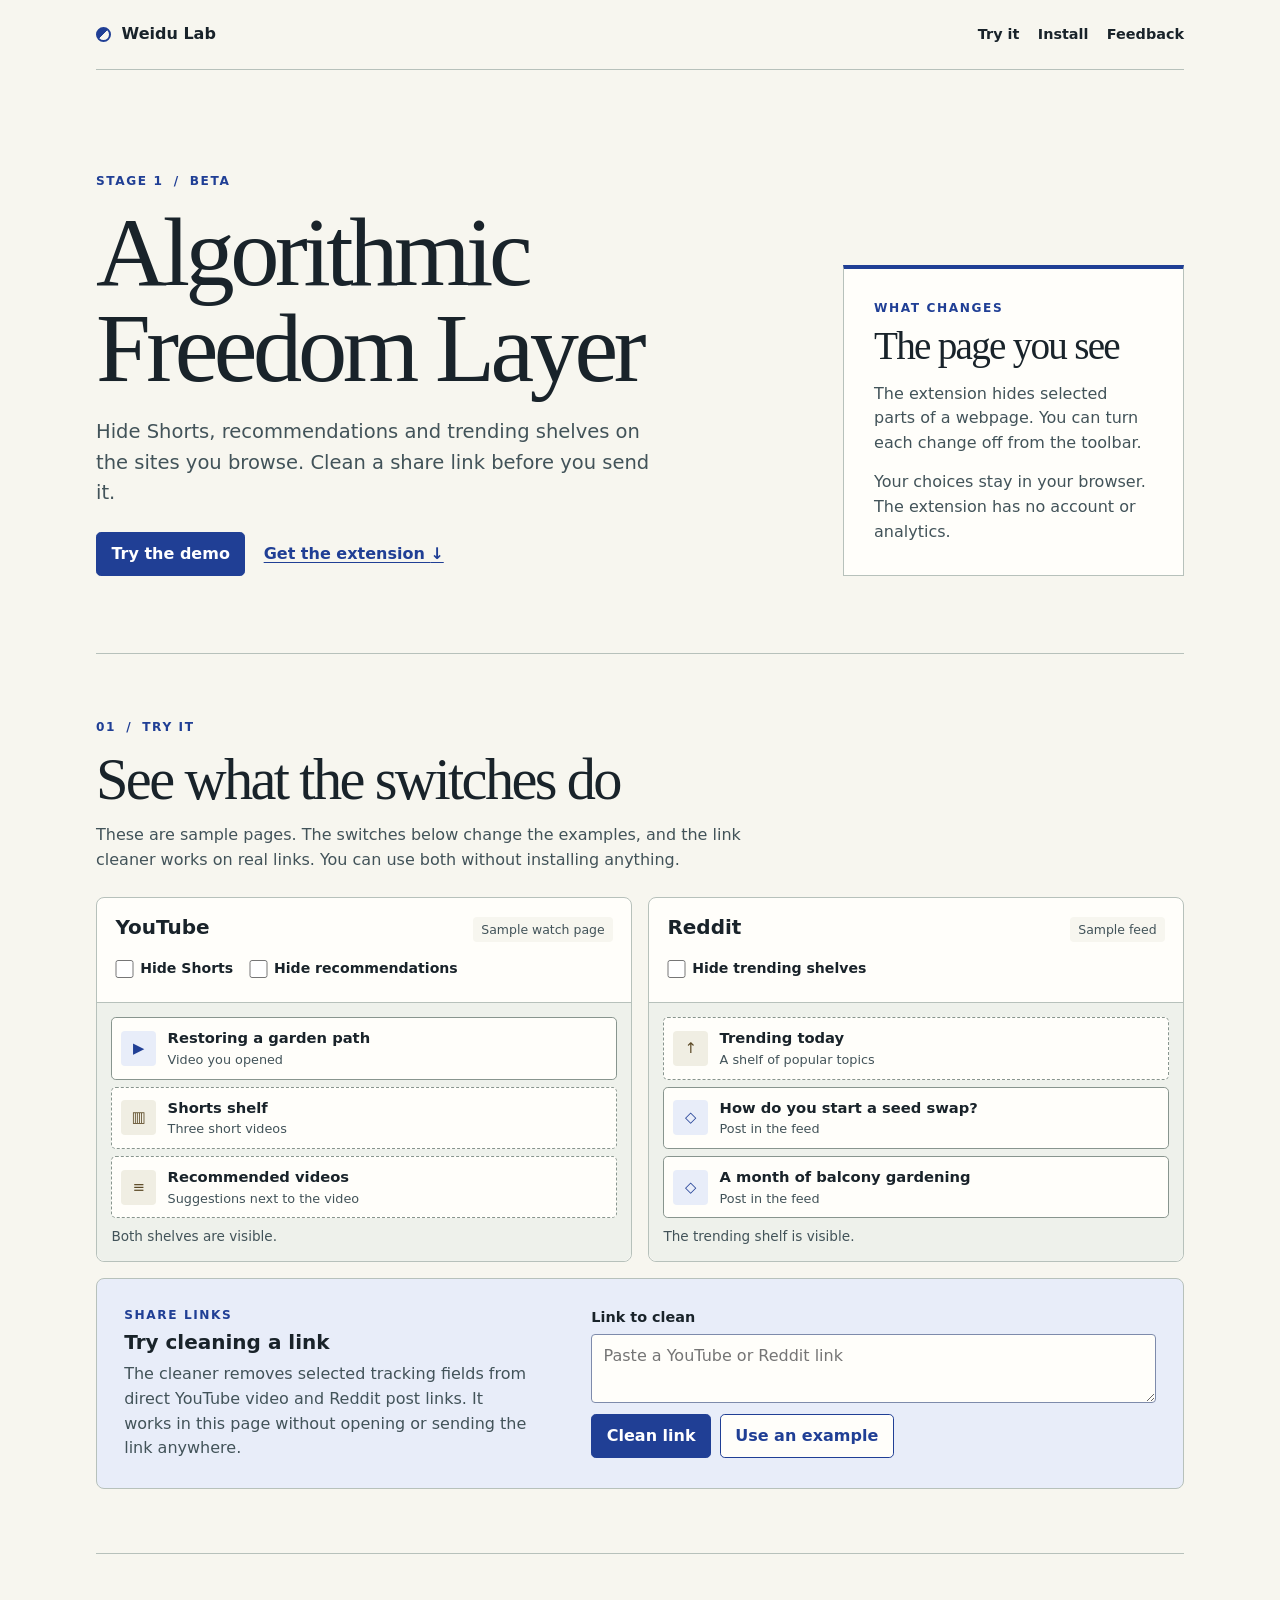
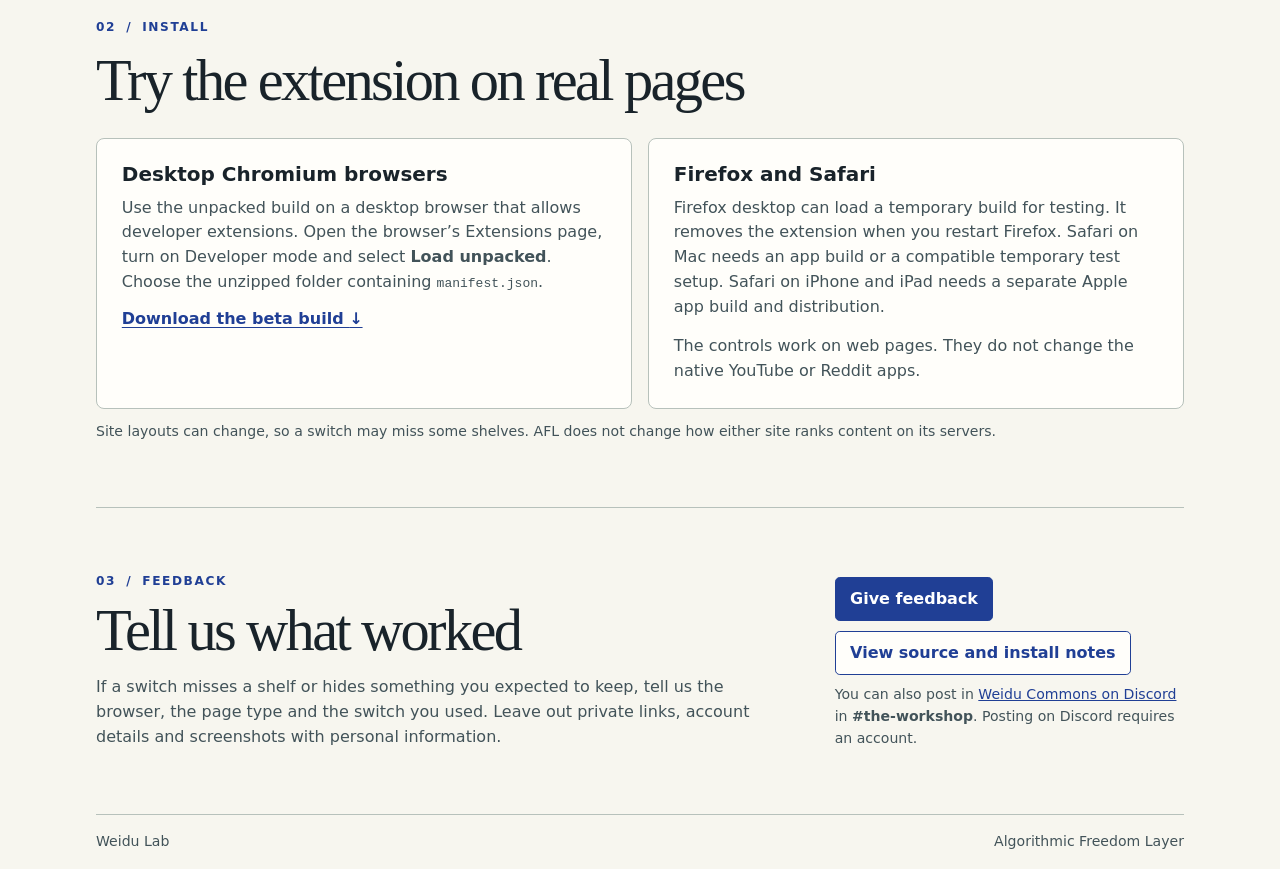
<file: docs/index.html>
<!doctype html>
<html lang="en">
<head>
  <meta charset="utf-8">
  <meta name="viewport" content="width=device-width, initial-scale=1">
  <meta name="description" content="Try the Weidu Lab browser extension for hiding parts of YouTube and Reddit and cleaning share links.">
  <meta http-equiv="Content-Security-Policy" content="default-src 'none'; script-src 'self'; style-src 'self'; base-uri 'none'; form-action 'none'">
  <meta name="referrer" content="no-referrer">
  <title>Algorithmic Freedom Layer | Weidu Lab</title>
  <link rel="stylesheet" href="style.css">
  <script defer src="clean-link.js"></script>
  <script defer src="release-links.js"></script>
  <script defer src="demo.js"></script>
</head>
<body>
  <a class="skip" href="#main">Skip to main content</a>
  <header class="masthead wrap">
    <a class="wordmark" href="#main"><span class="mark" aria-hidden="true"></span> Weidu Lab</a>
    <nav aria-label="Page sections">
      <a href="#try">Try it</a>
      <a href="#install">Install</a>
      <a href="#feedback">Feedback</a>
    </nav>
  </header>

  <main class="wrap" id="main" tabindex="-1">
    <section class="hero" aria-labelledby="title">
      <div class="intro">
        <p class="eyebrow">Stage 1 <span aria-hidden="true">/</span> Beta</p>
        <h1 id="title">Algorithmic<br>Freedom Layer</h1>
        <p class="lead">Hide Shorts, recommendations and trending shelves on the sites you browse. Clean a share link before you send it.</p>
        <div class="actions">
          <a class="button primary" href="#try">Try the demo</a>
          <a class="text-link" href="#install">Get the extension <span aria-hidden="true">↓</span></a>
        </div>
      </div>
      <aside class="hero-note" aria-labelledby="scope-title">
        <p class="eyebrow">What changes</p>
        <h2 id="scope-title">The page you see</h2>
        <p>The extension hides selected parts of a webpage. You can turn each change off from the toolbar.</p>
        <p>Your choices stay in your browser. The extension has no account or analytics.</p>
      </aside>
    </section>

    <section class="section" id="try" aria-labelledby="try-title">
      <header class="section-header">
        <p class="eyebrow">01 <span aria-hidden="true">/</span> Try it</p>
        <h2 id="try-title">See what the switches do</h2>
        <p>These are sample pages. The switches below change the examples, and the link cleaner works on real links. You can use both without installing anything.</p>
      </header>

      <noscript><p class="notice">Turn on JavaScript to use the switches and link cleaner.</p></noscript>
      <div class="samples">
        <section class="sample" aria-labelledby="youtube-title">
          <header class="sample-header">
            <h3 id="youtube-title">YouTube</h3>
            <span class="badge">Sample watch page</span>
          </header>
          <fieldset class="switches">
            <legend class="sr-only">YouTube sample controls</legend>
            <label class="switch">
              <input type="checkbox" data-hides="sample-shorts" disabled>
              <span>Hide Shorts</span>
            </label>
            <label class="switch">
              <input type="checkbox" data-hides="sample-recommendations" disabled>
              <span>Hide recommendations</span>
            </label>
          </fieldset>
          <div class="sample-screen">
            <div class="example keep">
              <span class="glyph" aria-hidden="true">▶</span>
              <div><strong>Restoring a garden path</strong><span>Video you opened</span></div>
            </div>
            <div class="example" id="sample-shorts">
              <span class="glyph" aria-hidden="true">▥</span>
              <div><strong>Shorts shelf</strong><span>Three short videos</span></div>
            </div>
            <div class="example" id="sample-recommendations">
              <span class="glyph" aria-hidden="true">≡</span>
              <div><strong>Recommended videos</strong><span>Suggestions next to the video</span></div>
            </div>
            <p class="screen-status" id="youtube-status" role="status">Both shelves are visible.</p>
          </div>
        </section>

        <section class="sample" aria-labelledby="reddit-title">
          <header class="sample-header">
            <h3 id="reddit-title">Reddit</h3>
            <span class="badge">Sample feed</span>
          </header>
          <fieldset class="switches">
            <legend class="sr-only">Reddit sample controls</legend>
            <label class="switch">
              <input type="checkbox" data-hides="sample-trending" disabled>
              <span>Hide trending shelves</span>
            </label>
          </fieldset>
          <div class="sample-screen">
            <div class="example" id="sample-trending">
              <span class="glyph" aria-hidden="true">↑</span>
              <div><strong>Trending today</strong><span>A shelf of popular topics</span></div>
            </div>
            <div class="example keep">
              <span class="glyph" aria-hidden="true">◇</span>
              <div><strong>How do you start a seed swap?</strong><span>Post in the feed</span></div>
            </div>
            <div class="example keep">
              <span class="glyph" aria-hidden="true">◇</span>
              <div><strong>A month of balcony gardening</strong><span>Post in the feed</span></div>
            </div>
            <p class="screen-status" id="reddit-status" role="status">The trending shelf is visible.</p>
          </div>
        </section>
      </div>

      <section class="cleaner" aria-labelledby="cleaner-title">
        <div class="cleaner-intro">
          <p class="eyebrow">Share links</p>
          <h3 id="cleaner-title">Try cleaning a link</h3>
          <p>The cleaner removes selected tracking fields from direct YouTube video and Reddit post links. It works in this page without opening or sending the link anywhere.</p>
        </div>
        <div>
          <form id="cleaner" autocomplete="off">
            <label for="original-link">Link to clean</label>
            <textarea id="original-link" rows="2" placeholder="Paste a YouTube or Reddit link" spellcheck="false" autocapitalize="off" autocorrect="off" disabled></textarea>
            <div class="actions compact">
              <button class="button primary" type="submit" id="clean-submit" disabled>Clean link</button>
              <button class="button secondary" type="button" id="example-link" disabled>Use an example</button>
            </div>
          </form>
          <div id="cleaned-result" hidden>
            <label for="cleaned-link">Link to copy</label>
            <textarea id="cleaned-link" rows="2" readonly spellcheck="false"></textarea>
            <button class="button secondary" type="button" id="copy-link">Copy link</button>
          </div>
          <p class="screen-status" id="link-status" role="status"></p>
        </div>
      </section>
    </section>

    <section class="section" id="install" aria-labelledby="install-title">
      <header class="section-header">
        <p class="eyebrow">02 <span aria-hidden="true">/</span> Install</p>
        <h2 id="install-title">Try the extension on real pages</h2>
      </header>
      <div class="install-grid">
        <section class="panel" aria-labelledby="chromium-title">
          <h3 id="chromium-title">Desktop Chromium browsers</h3>
          <p>Use the unpacked build on a desktop browser that allows developer extensions. Open the browser’s Extensions page, turn on Developer mode and select <strong>Load unpacked</strong>. Choose the unzipped folder containing <code>manifest.json</code>.</p>
          <a class="text-link" id="download-link" hidden>Download the beta build <span aria-hidden="true">↓</span></a>
          <p id="download-pending" class="small">The download link will appear here when a release is available.</p>
        </section>
        <section class="panel" aria-labelledby="other-title">
          <h3 id="other-title">Firefox and Safari</h3>
          <p>Firefox desktop can load a temporary build for testing. It removes the extension when you restart Firefox. Safari on Mac needs an app build or a compatible temporary test setup. Safari on iPhone and iPad needs a separate Apple app build and distribution.</p>
          <p>The controls work on web pages. They do not change the native YouTube or Reddit apps.</p>
        </section>
      </div>
      <p class="small install-note">Site layouts can change, so a switch may miss some shelves. AFL does not change how either site ranks content on its servers.</p>
    </section>

    <section class="section feedback" id="feedback" aria-labelledby="feedback-title">
      <div>
        <p class="eyebrow">03 <span aria-hidden="true">/</span> Feedback</p>
        <h2 id="feedback-title">Tell us what worked</h2>
        <p>If a switch misses a shelf or hides something you expected to keep, tell us the browser, the page type and the switch you used. Leave out private links, account details and screenshots with personal information.</p>
      </div>
      <div class="feedback-links">
        <a class="button primary" id="feedback-link" hidden>Give feedback</a>
        <a class="button secondary" id="source-link" hidden>View source and install notes</a>
        <p class="small" id="feedback-pending" hidden>The GitHub issue tracker is pending.</p>
        <p class="small">You can also post in <a href="https://discord.gg/vQN7M84crF">Weidu Commons on Discord</a> in <strong>#the-workshop</strong>. Posting on Discord requires an account.</p>
        <p class="small" id="source-pending">The repository link will appear here when it is available.</p>
      </div>
    </section>
  </main>

  <footer class="footer wrap">
    <span>Weidu Lab</span>
    <span>Algorithmic Freedom Layer</span>
  </footer>
</body>
</html>
</file>
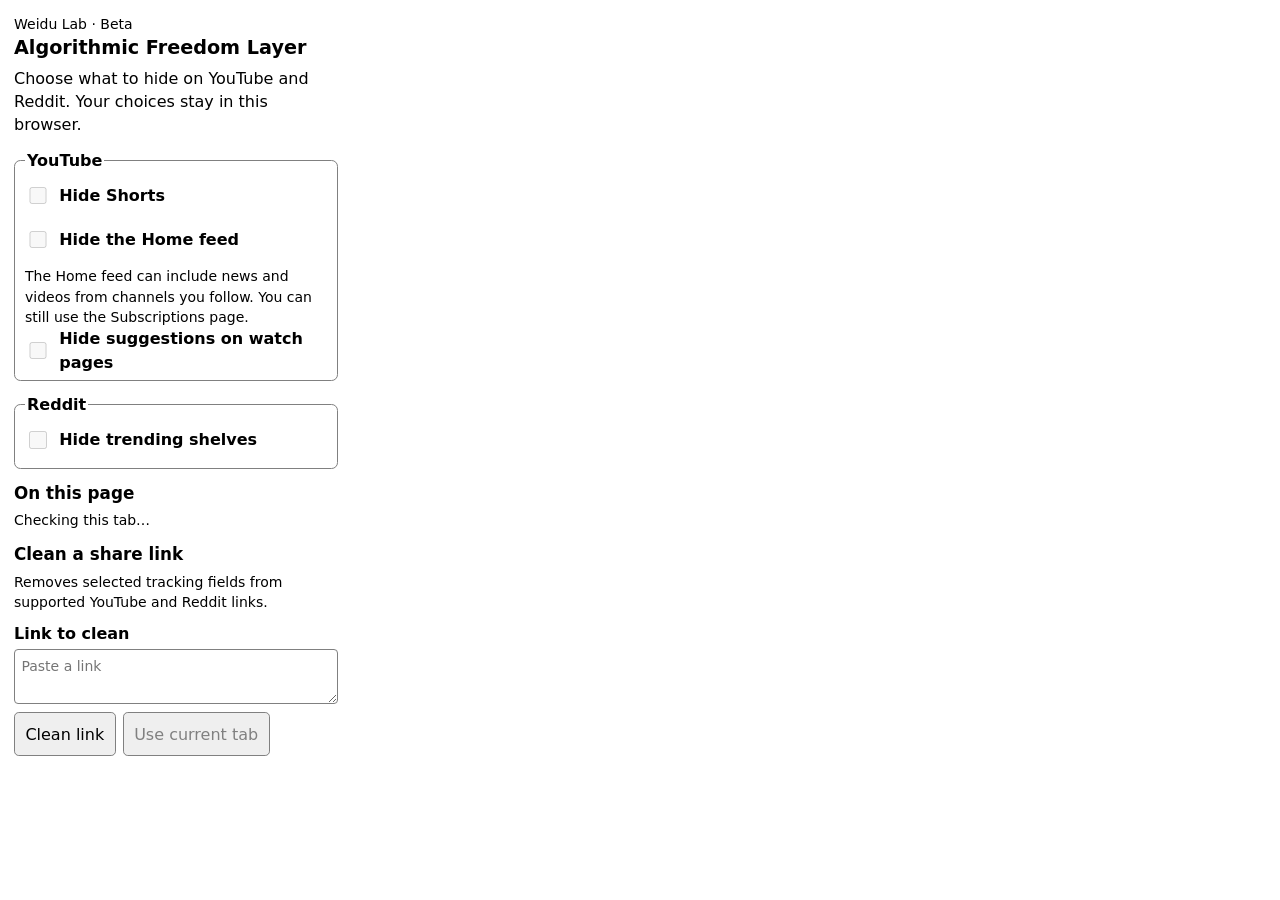
<file: extension/popup.html>
<!doctype html>
<html lang="en">
<head>
  <meta charset="utf-8">
  <meta name="viewport" content="width=device-width, initial-scale=1">
  <title>Algorithmic Freedom Layer</title>
  <link rel="stylesheet" href="popup.css">
  <script src="settings.js" defer></script>
  <script src="clean-link.js" defer></script>
  <script src="reddit-feed.js" defer></script>
  <script src="popup.js" defer></script>
</head>
<body>
  <main>
    <header>
      <p class="brand">Weidu Lab · Beta</p>
      <h1>Algorithmic Freedom Layer</h1>
      <p>Choose what to hide on YouTube and Reddit. Your choices stay in this browser.</p>
    </header>

    <fieldset>
      <legend>YouTube</legend>
      <label class="choice">
        <input type="checkbox" id="youtubeShorts" disabled>
        <span>Hide Shorts</span>
      </label>
      <label class="choice">
        <input type="checkbox" id="youtubeHome" aria-describedby="youtube-home-note" disabled>
        <span>Hide the Home feed</span>
      </label>
      <p class="note" id="youtube-home-note">The Home feed can include news and videos from channels you follow. You can still use the Subscriptions page.</p>
      <label class="choice">
        <input type="checkbox" id="youtubeWatchRecommendations" disabled>
        <span>Hide suggestions on watch pages</span>
      </label>
    </fieldset>

    <fieldset>
      <legend>Reddit</legend>
      <label class="choice">
        <input type="checkbox" id="redditTrending" disabled>
        <span>Hide trending shelves</span>
      </label>
      <p class="note" id="reddit-new-feed" hidden>
        <a id="reddit-new-link" target="_blank" rel="noopener noreferrer">Open Reddit’s New feed</a>
        <span id="reddit-new-current" hidden>You’re on this community’s New feed.</span>
        <span>Reddit sorts this community’s posts newest first.</span>
      </p>
    </fieldset>

    <p class="status" id="settings-status" role="status"></p>

    <section aria-labelledby="page-status-title">
      <h2 id="page-status-title">On this page</h2>
      <div class="status" role="status">
        <p id="page-status-message">Checking this tab…</p>
        <ul id="page-status-list" role="list" hidden>
          <li id="page-youtubeShorts" hidden><strong>Shorts</strong> <span id="state-youtubeShorts"></span></li>
          <li id="page-youtubeHome" hidden><strong>Home feed</strong> <span id="state-youtubeHome"></span></li>
          <li id="page-youtubeWatchRecommendations" hidden><strong>Watch suggestions</strong> <span id="state-youtubeWatchRecommendations"></span></li>
          <li id="page-redditTrending" hidden><strong>Trending shelves</strong> <span id="state-redditTrending"></span></li>
        </ul>
      </div>
    </section>

    <section aria-labelledby="cleaner-title">
      <h2 id="cleaner-title">Clean a share link</h2>
      <p class="note" id="cleaner-note">Removes selected tracking fields from supported YouTube and Reddit links.</p>
      <form id="cleaner">
        <label for="original-link">Link to clean</label>
        <textarea id="original-link" rows="2" spellcheck="false" autocapitalize="off" autocorrect="off" autocomplete="off" aria-describedby="cleaner-note" placeholder="Paste a link"></textarea>
        <div class="buttons">
          <button type="submit">Clean link</button>
          <button type="button" id="use-tab" disabled>Use current tab</button>
        </div>
      </form>
      <p class="status" id="link-status" role="status"></p>
      <div id="cleaned-result" hidden>
        <label for="cleaned-link">Link to copy</label>
        <textarea id="cleaned-link" rows="2" readonly spellcheck="false"></textarea>
        <button type="button" id="copy-link">Copy link</button>
      </div>
    </section>
  </main>
</body>
</html>
</file>
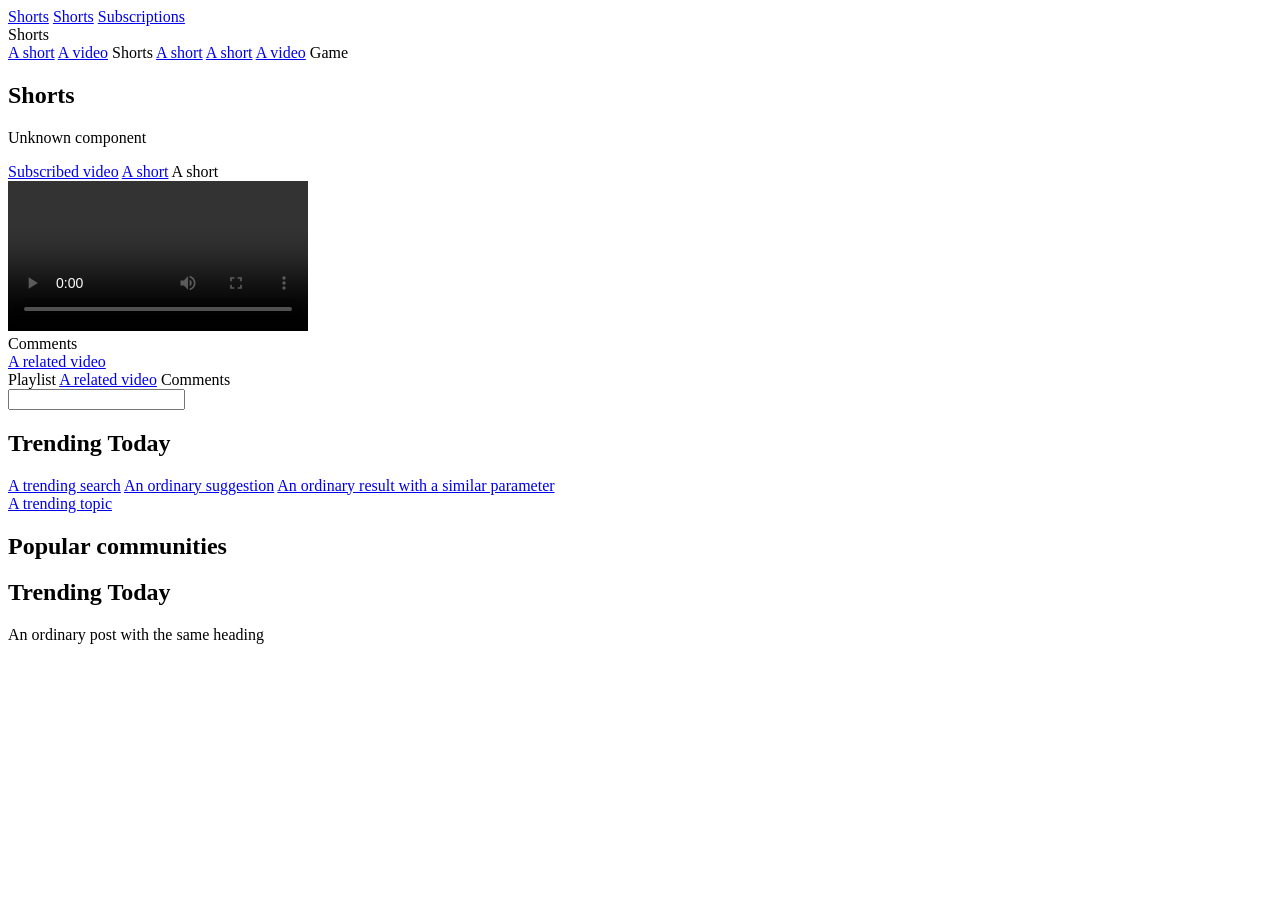
<file: tests/content-fixture.html>
<!doctype html>
<html lang="en">
<head><meta charset="utf-8"><title>Content filter fixture</title></head>
<body>
  <nav aria-label="Main navigation">
    <ytd-guide-entry-renderer id="shorts-guide"><a href="/shorts">Shorts</a></ytd-guide-entry-renderer>
    <ytd-mini-guide-entry-renderer id="shorts-mini-guide"><a href="/shorts/abc">Shorts</a></ytd-mini-guide-entry-renderer>
    <ytd-guide-entry-renderer id="subscriptions-guide"><a href="/feed/subscriptions">Subscriptions</a></ytd-guide-entry-renderer>
    <ytm-pivot-bar-item-renderer id="mobile-shorts-guide"><div class="pivot-bar-item-tab shorts" role="tab">Shorts</div></ytm-pivot-bar-item-renderer>
  </nav>
  <ytd-browse page-subtype="home">
    <ytd-rich-grid-renderer id="home-grid">
      <ytd-rich-item-renderer id="short-card"><a href="/shorts/abc">A short</a></ytd-rich-item-renderer>
      <ytd-rich-item-renderer id="normal-card"><a href="/watch?v=abc">A video</a></ytd-rich-item-renderer>
      <ytd-rich-shelf-renderer id="old-shorts-shelf" is-shorts>Shorts</ytd-rich-shelf-renderer>
      <grid-shelf-view-model id="new-shorts-shelf">
        <ytm-shorts-lockup-view-model-v2><a href="/shorts/abc">A short</a></ytm-shorts-lockup-view-model-v2>
      </grid-shelf-view-model>
      <grid-shelf-view-model id="mixed-shelf">
        <ytm-shorts-lockup-view-model id="mixed-short"><a href="/shorts/abc">A short</a></ytm-shorts-lockup-view-model>
        <a id="mixed-video" href="/watch?v=abc">A video</a>
      </grid-shelf-view-model>
      <ytd-reel-shelf-renderer id="playables-shelf"><mini-game-card-view-model>Game</mini-game-card-view-model></ytd-reel-shelf-renderer>
      <section id="unknown-shelf"><h2>Shorts</h2><p>Unknown component</p></section>
    </ytd-rich-grid-renderer>
  </ytd-browse>
  <ytd-browse page-subtype="subscriptions">
    <ytd-rich-grid-renderer id="subscriptions-grid"><a href="/watch?v=abc">Subscribed video</a></ytd-rich-grid-renderer>
  </ytd-browse>
  <ytm-rich-grid-renderer id="mobile-home-grid">
    <ytm-reel-shelf-renderer id="mobile-shorts-shelf"><a href="/shorts/abc">A short</a></ytm-reel-shelf-renderer>
    <ytm-rich-item-renderer id="mobile-short-card" class="is-shorts">A short</ytm-rich-item-renderer>
  </ytm-rich-grid-renderer>
  <ytd-watch-flexy>
    <div id="movie_player"><video id="player" controls></video></div>
    <section id="comments">Comments</section>
    <section id="related"><a href="/watch?v=related1">A related video</a></section>
    <ytd-playlist-panel-renderer id="playlist">Playlist</ytd-playlist-panel-renderer>
  </ytd-watch-flexy>
  <ytm-item-section-renderer id="mobile-related" section-identifier="related-items"><a href="/watch?v=related2">A related video</a></ytm-item-section-renderer>
  <ytm-item-section-renderer id="mobile-comments" section-identifier="comments-entry-point">Comments</ytm-item-section-renderer>
  <form role="search"><input id="reddit-search" type="search" aria-label="Search Reddit"></form>
  <div id="search-dropdown-results-container">
    <h2 id="section_0_pipeline_1_trending_query">Trending Today</h2>
    <a id="trending-result" href="/search/?q=news&amp;source=trending">A trending search</a>
    <a id="autocomplete" href="/search/?q=trees&amp;source=autocomplete">An ordinary suggestion</a>
    <a id="nontrending-result" href="/search/?q=trees&amp;source=trending_test">An ordinary result with a similar parameter</a>
  </div>
  <trending-today id="reddit-trending"><a href="/search/?q=news&amp;source=trending">A trending topic</a></trending-today>
  <section id="reddit-popular"><h2>Popular communities</h2></section>
  <shreddit-post post-id="t3_sample" permalink="/r/example/comments/sample/topic/">
    <article id="reddit-post"><h2>Trending Today</h2><p>An ordinary post with the same heading</p></article>
  </shreddit-post>
</body>
</html>
</file>
<file: docs/style.css>
:root {
  color-scheme: light;
  font: 100%/1.55 system-ui, sans-serif;
  --paper: #f7f6ef;
  --card: #fffefa;
  --ink: #19232a;
  --muted: #425359;
  --line: #b7c1bb;
  --blue: #203f95;
  --pale: #e8edf9;
  background: var(--paper);
  color: var(--ink);
}

*, *::before, *::after { box-sizing: border-box; }
[hidden] { display: none !important; }
body { margin: 0; }
a { color: var(--blue); }
button, input, textarea { font: inherit; }
p { margin: 0; }
p + p { margin-top: .9rem; }
h1, h2, h3 { margin: 0; line-height: 1.13; }
:focus-visible { outline: 3px solid var(--blue); outline-offset: 4px; }

.wrap { width: min(100% - 3rem, 68rem); margin-inline: auto; }
.skip {
  position: absolute;
  top: .5rem;
  left: .5rem;
  z-index: 1;
  background: var(--card);
  padding: .5rem 1rem;
  transform: translateY(-150%);
}
.skip:focus { transform: none; }
.sr-only {
  position: absolute;
  width: 1px;
  height: 1px;
  padding: 0;
  margin: -1px;
  overflow: hidden;
  clip-path: inset(50%);
  white-space: nowrap;
  border: 0;
}

.masthead, .footer {
  display: flex;
  flex-wrap: wrap;
  align-items: center;
  justify-content: space-between;
  gap: .5rem 1.5rem;
  padding-block: 1rem;
  border-bottom: 1px solid var(--line);
}
.wordmark { display: inline-flex; align-items: center; gap: .65rem; color: var(--ink); font-weight: 800; text-decoration: none; }
.mark {
  width: .95rem;
  height: .95rem;
  border: 2px solid var(--blue);
  border-radius: 50%;
  background: linear-gradient(135deg, var(--blue) 50%, transparent 50%);
}
nav { display: flex; flex-wrap: wrap; gap: 0 1.15rem; }
nav a { padding-block: .45rem; color: var(--ink); text-decoration: none; font-size: .9rem; font-weight: 650; }
nav a:hover { text-decoration: underline; }

.hero {
  display: grid;
  grid-template-columns: minmax(0, 2fr) minmax(14rem, 1fr);
  align-items: end;
  gap: clamp(1.5rem, 5vw, 4.5rem);
  padding-block: clamp(3.5rem, 8vw, 7rem) clamp(2.5rem, 6vw, 5.5rem);
}
.eyebrow { color: var(--blue); font-size: .76rem; font-weight: 800; letter-spacing: .13em; text-transform: uppercase; }
.eyebrow span { margin-inline: .35em; }
h1, h2 { font-family: Georgia, serif; font-weight: 400; letter-spacing: -.045em; }
h1 { margin-top: .8rem; font-size: clamp(2.65rem, 7.9vw, 6.15rem); line-height: .98; }
h2 { font-size: clamp(2rem, 5vw, 3.65rem); }
h3 { font-size: 1.25rem; }
.lead { margin-block: 1.3rem 1.5rem; max-width: 36rem; color: var(--muted); font-size: clamp(1.04rem, 2vw, 1.22rem); }
.hero-note {
  border: 1px solid var(--line);
  border-top: 4px solid var(--blue);
  padding: clamp(1.1rem, 2.7vw, 1.9rem);
  background: var(--card);
}
.hero-note h2 { margin-block: .4rem .8rem; font-size: clamp(1.55rem, 3.4vw, 2.45rem); }
.hero-note p:not(.eyebrow) { color: var(--muted); }

.actions { display: flex; align-items: center; flex-wrap: wrap; gap: .65rem 1.15rem; }
.actions.compact { gap: .55rem; }
.button {
  display: inline-flex;
  justify-content: center;
  align-items: center;
  min-height: 2.75rem;
  padding: .55rem .9rem;
  border: 1px solid var(--blue);
  border-radius: .3rem;
  font-weight: 700;
  line-height: 1.25;
  text-decoration: none;
  cursor: pointer;
}
.button.primary { background: var(--blue); color: #fff; }
.button.primary:hover:not(:disabled) { background: #142d78; }
.button.secondary { color: var(--blue); background: var(--card); }
.button.secondary:hover:not(:disabled) { background: var(--pale); }
.button:disabled { opacity: .6; cursor: default; }
.text-link { font-weight: 700; text-underline-offset: .2em; }

.section { border-top: 1px solid var(--line); padding-block: clamp(2.35rem, 5vw, 4.5rem); }
.section-header { display: grid; gap: .65rem; max-width: 44rem; margin-bottom: 1.5rem; }
.section-header > p:not(.eyebrow) { color: var(--muted); }
.samples, .install-grid { display: grid; grid-template-columns: repeat(2, minmax(0, 1fr)); gap: 1rem; }
.sample, .panel { border: 1px solid var(--line); border-radius: .5rem; background: var(--card); }
.sample { display: flex; flex-direction: column; }
.sample-header { display: flex; align-items: baseline; justify-content: space-between; flex-wrap: wrap; gap: .5rem; padding: 1.1rem 1.15rem 0; }
.badge { padding: .18rem .5rem; border-radius: .25rem; color: var(--muted); background: var(--paper); font-size: .78rem; }
.switches { display: flex; flex-wrap: wrap; align-content: start; gap: 0 1rem; min-height: 3.75rem; margin: 0; padding: .45rem 1.15rem; border: 0; }
.switch { display: inline-flex; align-items: center; gap: .4rem; padding-block: .55rem; cursor: pointer; font-size: .88rem; font-weight: 650; }
.switch input { flex: none; width: 1.15rem; height: 1.15rem; margin: 0; accent-color: var(--blue); }
.sample-screen { flex: 1; display: grid; align-content: start; gap: .45rem; min-height: 15.75rem; padding: .9rem; border-top: 1px solid var(--line); background: #eef1eb; border-radius: 0 0 .5rem .5rem; }
.example {
  display: flex;
  align-items: center;
  gap: .7rem;
  padding: .55rem;
  min-height: 3.6rem;
  background: var(--card);
  border: 1px dashed #88958e;
  border-radius: .3rem;
  font-size: .92rem;
}
.example.keep { border-style: solid; }
.example div > span { display: block; color: var(--muted); font-size: .8rem; }
.glyph { flex: none; display: grid; place-content: center; width: 2.2rem; height: 2.2rem; border-radius: .25rem; background: #f0eee3; color: #5a4824; }
.keep .glyph { background: var(--pale); color: var(--blue); }
.screen-status { color: var(--muted); font-size: .85rem; }
.notice { margin-block: 1rem; padding: .7rem 1rem; background: var(--pale); }

.cleaner {
  display: grid;
  grid-template-columns: minmax(0, 1fr) minmax(0, 1.4fr);
  gap: 1.3rem clamp(1rem, 5vw, 4rem);
  margin-top: 1rem;
  padding: clamp(1rem, 3vw, 1.7rem);
  border: 1px solid var(--line);
  border-radius: .5rem;
  background: var(--pale);
}
.cleaner-intro h3 { margin-block: .4rem .5rem; }
.cleaner-intro p:not(.eyebrow) { color: var(--muted); }
.cleaner label { display: block; font-size: .9rem; font-weight: 700; }
.cleaner textarea {
  display: block;
  width: 100%;
  margin-block: .35rem .65rem;
  padding: .55rem .7rem;
  border: 1px solid #7e8bab;
  border-radius: .25rem;
  background: var(--card);
  color: var(--ink);
  resize: vertical;
  overflow-wrap: anywhere;
}
#cleaned-result, #link-status:not(:empty) { margin-top: .75rem; }

.panel { padding: clamp(1rem, 3vw, 1.55rem); }
.panel h3 { margin-bottom: .6rem; }
.panel p { color: var(--muted); }
.panel .text-link { display: inline-block; margin-top: .75rem; }
.small { color: var(--muted); font-size: .88rem; }
.install-note { margin-top: .75rem; }
.feedback { display: grid; grid-template-columns: minmax(0, 2fr) minmax(0, 1fr); align-items: end; gap: 1.25rem 2.5rem; }
.feedback h2 { margin-block: .45rem .7rem; }
.feedback p:not(.eyebrow) { color: var(--muted); }
.feedback-links { display: grid; justify-items: start; gap: .6rem; }
.feedback-links p { margin: 0; }
.footer { border-top: 1px solid var(--line); border-bottom: 0; color: var(--muted); font-size: .88rem; }

@media (max-width: 44rem) {
  .hero, .cleaner, .feedback { grid-template-columns: minmax(0, 1fr); }
  .hero-note { max-width: 28rem; }
}

@media (max-width: 36rem) {
  .wrap { width: calc(100% - 2rem); }
  .samples, .install-grid { grid-template-columns: minmax(0, 1fr); }
}
</file>
<file: extension/popup.css>
:root {
  color-scheme: light dark;
  font: 100%/1.45 system-ui, sans-serif;
}

body {
  box-sizing: border-box;
  inline-size: min(22rem, 100vw);
  margin: 0;
  background: Canvas;
  color: CanvasText;
}

main {
  padding: 0.875rem;
}

h1, h2, p {
  margin: 0;
}

h1 {
  font-size: 1.2rem;
}

h2 {
  font-size: 1.05rem;
}

.brand, .note, .status {
  font-size: 0.875rem;
}

header p:last-child, .note, .status:not(:empty) {
  margin-block-start: 0.3rem;
}

fieldset, section {
  margin: 0.75rem 0 0;
}

fieldset {
  min-inline-size: 0;
  border: 1px solid GrayText;
  border-radius: 0.4rem;
  padding: 0.125rem 0.625rem 0.375rem;
}

legend, label {
  font-weight: 600;
}

.choice {
  display: flex;
  align-items: center;
  gap: 0.6rem;
  min-block-size: 2.75rem;
}

.choice input {
  inline-size: 1.1rem;
  block-size: 1.1rem;
  flex: none;
}

#reddit-new-feed span:last-child {
  display: block;
}

#page-status-list {
  list-style: none;
  margin: 0;
  padding: 0;
}

#page-status-list li:not([hidden]) {
  display: grid;
  grid-template-columns: minmax(0, 2fr) minmax(0, 3fr);
  gap: 0.5rem;
  margin-block: 0.2rem;
}

form, #cleaned-result {
  margin-block-start: 0.6rem;
}

textarea {
  display: block;
  box-sizing: border-box;
  inline-size: 100%;
  min-block-size: 3rem;
  margin-block: 0.25rem 0.5rem;
  padding: 0.4rem;
  resize: vertical;
  background: Field;
  color: FieldText;
  border: 1px solid GrayText;
  border-radius: 0.25rem;
  font: inherit;
  font-size: 0.875rem;
}

.buttons {
  display: flex;
  flex-wrap: wrap;
  gap: 0.45rem;
}

button {
  min-block-size: 2.75rem;
  border: 1px solid GrayText;
  border-radius: 0.3rem;
  padding: 0.3rem 0.65rem;
  background: ButtonFace;
  color: ButtonText;
  font: inherit;
}

button:disabled {
  color: GrayText;
}

:focus-visible {
  outline: 2px solid Highlight;
  outline-offset: 2px;
}
</file>
